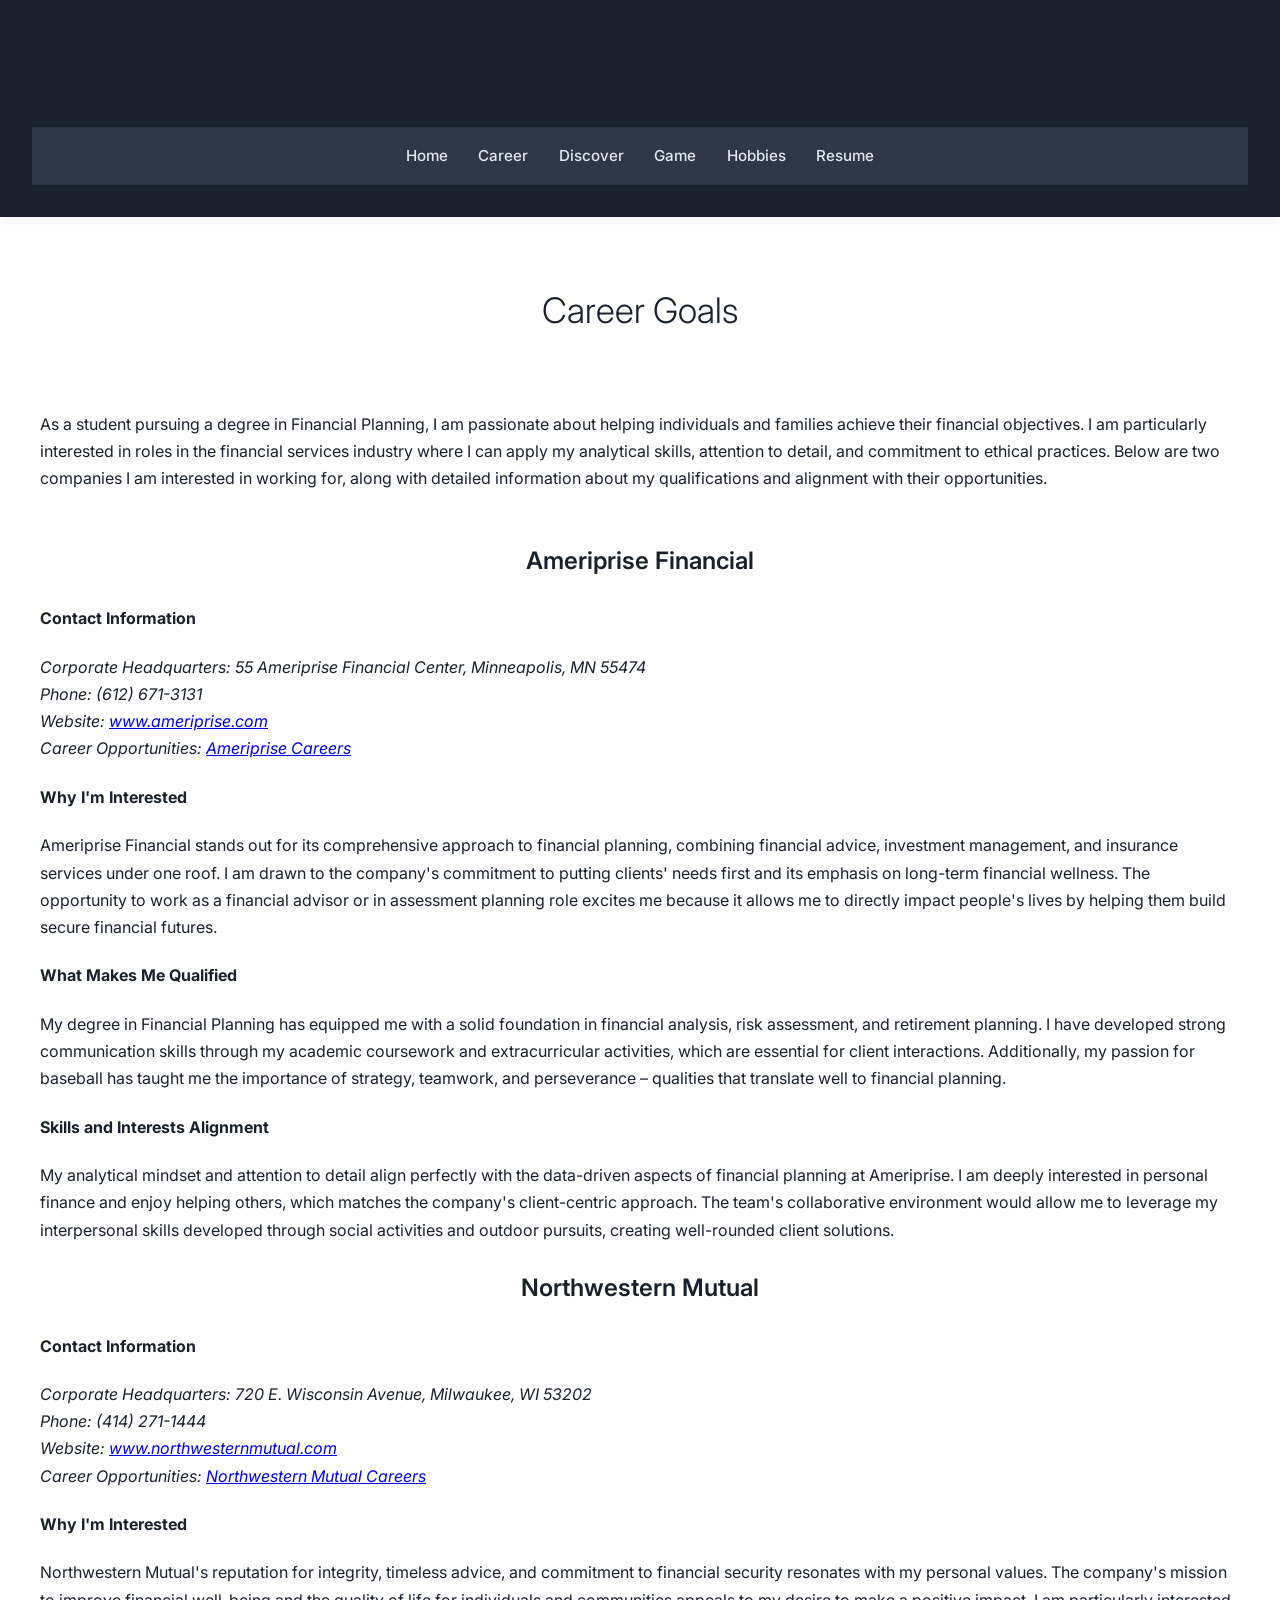
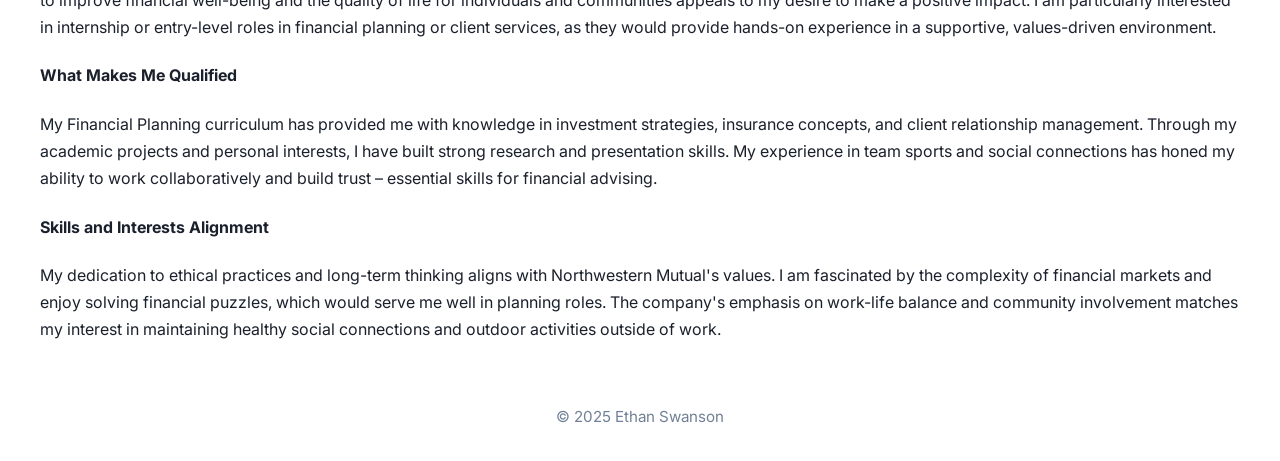
<file: career.html>
<!DOCTYPE html>
<html lang="en">
<head>
    <meta charset="UTF-8">
    <meta name="viewport" content="width=device-width, initial-scale=1.0">
    <title>Welcome - Career</title>
    <link rel="stylesheet" href="CSS/styles.css">
</head>
<body>
    <header>
        <h1>Welcome to the Career Page!</h1>
        <nav>
            <a href="index.html">Home</a>
            <a href="career.html">Career</a>
            <a href="discover.html">Discover</a>
            <a href="game.html">Game</a>
            <a href="hobbies.html">Hobbies</a>
            <a href="resume.html">Resume</a>
        </nav>
    </header>
    <main>
        <section id="career-goals">
            <h2>Career Goals</h2>
            <p>As a student pursuing a degree in Financial Planning, I am passionate about helping individuals and families achieve their financial objectives. I am particularly interested in roles in the financial services industry where I can apply my analytical skills, attention to detail, and commitment to ethical practices. Below are two companies I am interested in working for, along with detailed information about my qualifications and alignment with their opportunities.</p>
        </section>

        <section id="companies">
            <div class="companies-grid">
            <div class="card">
                <h3>Ameriprise Financial</h3>
                <div class="company-info">
                    <h4>Contact Information</h4>
                    <address>
                        Corporate Headquarters: 55 Ameriprise Financial Center, Minneapolis, MN 55474<br>
                        Phone: (612) 671-3131<br>
                        Website: <a href="https://www.ameriprise.com" target="_blank">www.ameriprise.com</a><br>
                        Career Opportunities: <a href="https://www.ameriprise.com/career" target="_blank">Ameriprise Careers</a>
                    </address>
                </div>
                <div class="company-details">
                    <h4>Why I'm Interested</h4>
                    <p>Ameriprise Financial stands out for its comprehensive approach to financial planning, combining financial advice, investment management, and insurance services under one roof. I am drawn to the company's commitment to putting clients' needs first and its emphasis on long-term financial wellness. The opportunity to work as a financial advisor or in assessment planning role excites me because it allows me to directly impact people's lives by helping them build secure financial futures.</p>

                    <h4>What Makes Me Qualified</h4>
                    <p>My degree in Financial Planning has equipped me with a solid foundation in financial analysis, risk assessment, and retirement planning. I have developed strong communication skills through my academic coursework and extracurricular activities, which are essential for client interactions. Additionally, my passion for baseball has taught me the importance of strategy, teamwork, and perseverance – qualities that translate well to financial planning.</p>

                    <h4>Skills and Interests Alignment</h4>
                    <p>My analytical mindset and attention to detail align perfectly with the data-driven aspects of financial planning at Ameriprise. I am deeply interested in personal finance and enjoy helping others, which matches the company's client-centric approach. The team's collaborative environment would allow me to leverage my interpersonal skills developed through social activities and outdoor pursuits, creating well-rounded client solutions.</p>
                </div>
            </div>

            <div class="card">
                <h3>Northwestern Mutual</h3>
                <div class="company-info">
                    <h4>Contact Information</h4>
                    <address>
                        Corporate Headquarters: 720 E. Wisconsin Avenue, Milwaukee, WI 53202<br>
                        Phone: (414) 271-1444<br>
                        Website: <a href="https://www.northwesternmutual.com" target="_blank">www.northwesternmutual.com</a><br>
                        Career Opportunities: <a href="https://www.northwesternmutual.com/careers" target="_blank">Northwestern Mutual Careers</a>
                    </address>
                </div>
                <div class="company-details">
                    <h4>Why I'm Interested</h4>
                    <p>Northwestern Mutual's reputation for integrity, timeless advice, and commitment to financial security resonates with my personal values. The company's mission to improve financial well-being and the quality of life for individuals and communities appeals to my desire to make a positive impact. I am particularly interested in internship or entry-level roles in financial planning or client services, as they would provide hands-on experience in a supportive, values-driven environment.</p>

                    <h4>What Makes Me Qualified</h4>
                    <p>My Financial Planning curriculum has provided me with knowledge in investment strategies, insurance concepts, and client relationship management. Through my academic projects and personal interests, I have built strong research and presentation skills. My experience in team sports and social connections has honed my ability to work collaboratively and build trust – essential skills for financial advising.</p>

                    <h4>Skills and Interests Alignment</h4>
                    <p>My dedication to ethical practices and long-term thinking aligns with Northwestern Mutual's values. I am fascinated by the complexity of financial markets and enjoy solving financial puzzles, which would serve me well in planning roles. The company's emphasis on work-life balance and community involvement matches my interest in maintaining healthy social connections and outdoor activities outside of work.</p>
                </div>
            </div>
            </div>
        </section>
    </main>
    <footer>
        &copy; 2025 Ethan Swanson
    </footer>
</body>
</html>
</file>
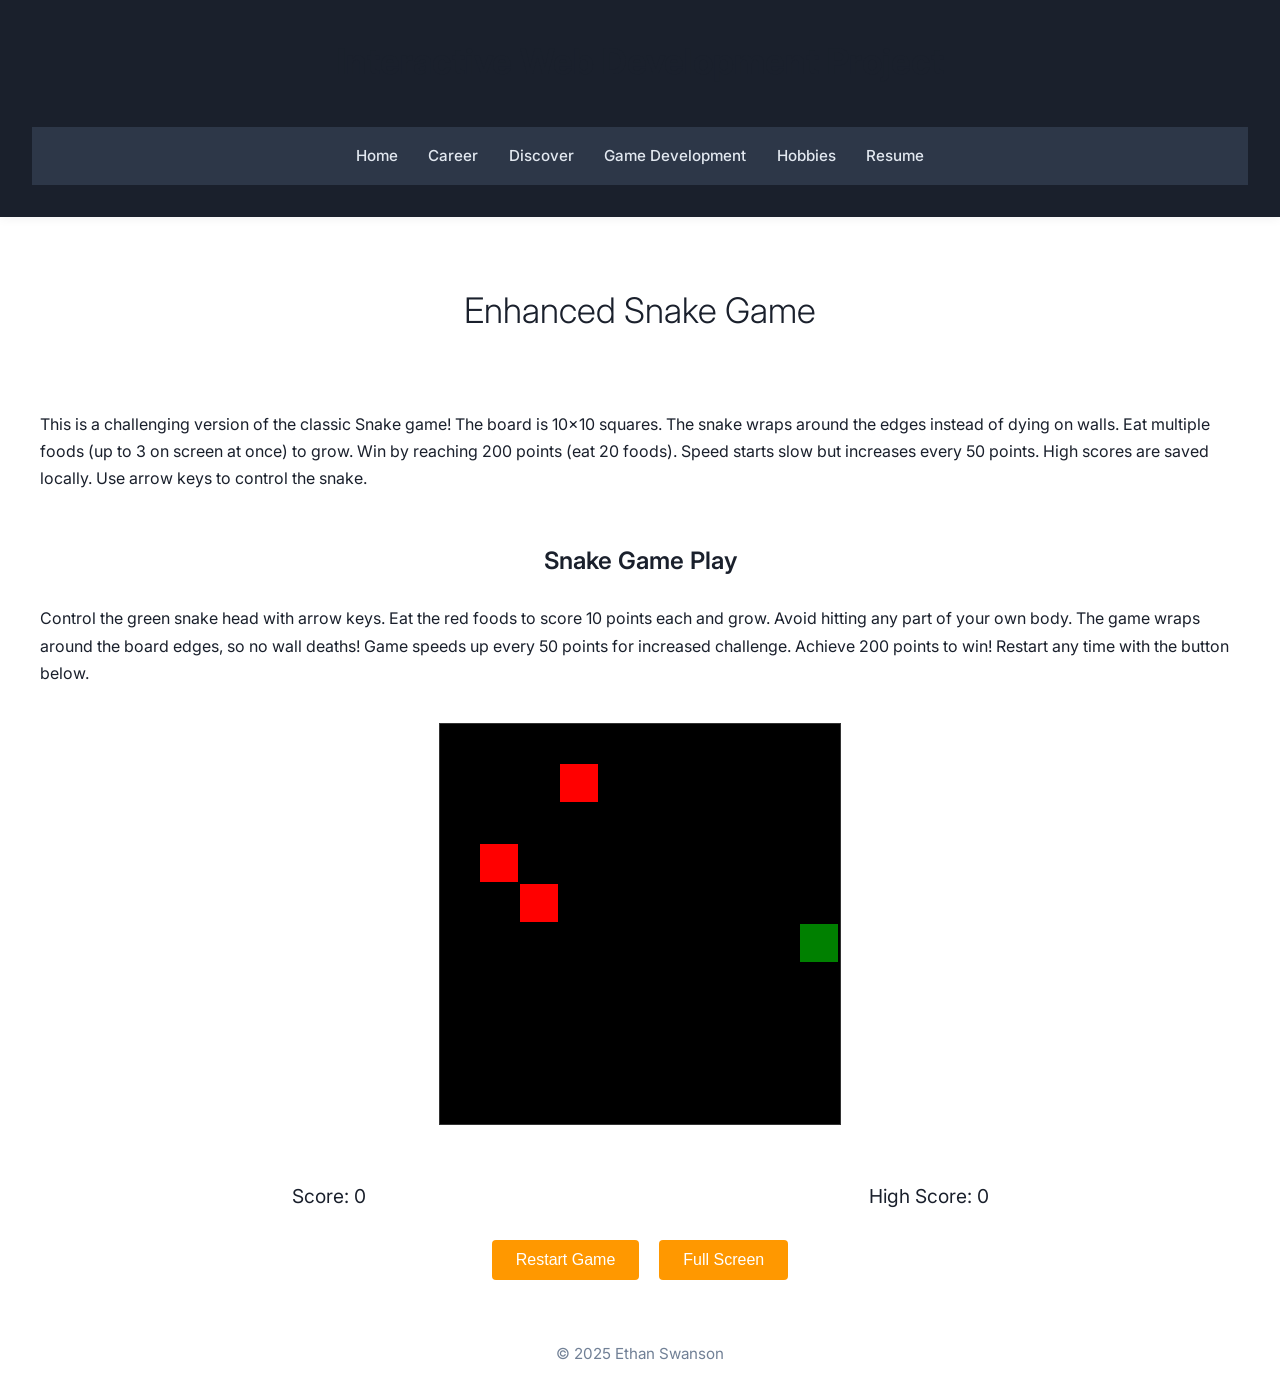
<file: game.html>
<!DOCTYPE html>
<html lang="en">
<head>
    <meta charset="UTF-8">
    <meta name="viewport" content="width=device-width, initial-scale=1.0">
    <title>Ethan Swanson - Snake Game</title>
    <link rel="stylesheet" href="CSS/styles.css">
</head>
<body>
    <header>
        <h1>Interactive Web Development Project</h1>
        <nav>
            <a href="index.html">Home</a>
            <a href="career.html">Career</a>
            <a href="discover.html">Discover</a>
            <a href="game.html">Game Development</a>
            <a href="hobbies.html">Hobbies</a>
            <a href="resume.html">Resume</a>
        </nav>
    </header>
    <main>
        <section id="project-intro">
            <h2>Enhanced Snake Game</h2>
            <p>This is a challenging version of the classic Snake game! The board is 10x10 squares. The snake wraps around the edges instead of dying on walls. Eat multiple foods (up to 3 on screen at once) to grow. Win by reaching 200 points (eat 20 foods). Speed starts slow but increases every 50 points. High scores are saved locally. Use arrow keys to control the snake.</p>
        </section>
        <section id="game-section">
            <h3>Snake Game Play</h3>
            <p>Control the green snake head with arrow keys. Eat the red foods to score 10 points each and grow. Avoid hitting any part of your own body. The game wraps around the board edges, so no wall deaths! Game speeds up every 50 points for increased challenge. Achieve 200 points to win! Restart any time with the button below.</p>
            <div id="game-container" style="display: flex; flex-direction: column; align-items: center;">
                <canvas id="gameCanvas" width="400" height="400" style="border: 1px solid #333; margin: 20px;"></canvas>
                <div style="display: flex; justify-content: space-around; width: 100%; margin-top: 1em;">
                    <p id="score" style="font-size: 1.2em;">Score: 0</p>
                    <p id="high-score" style="font-size: 1.2em;">High Score: 0</p>
                </div>
                <div style="margin-top: 0.5em;">
                    <button id="restart-btn">Restart Game</button>
                    <button id="fullscreen-btn" style="margin-left: 1em;">Full Screen</button>
                </div>
            </div>
        </section>
        <script src="JS/game.js"></script>
    </main>
    <footer>
        &copy; 2025 Ethan Swanson
    </footer>
</body>
</html>
</file>
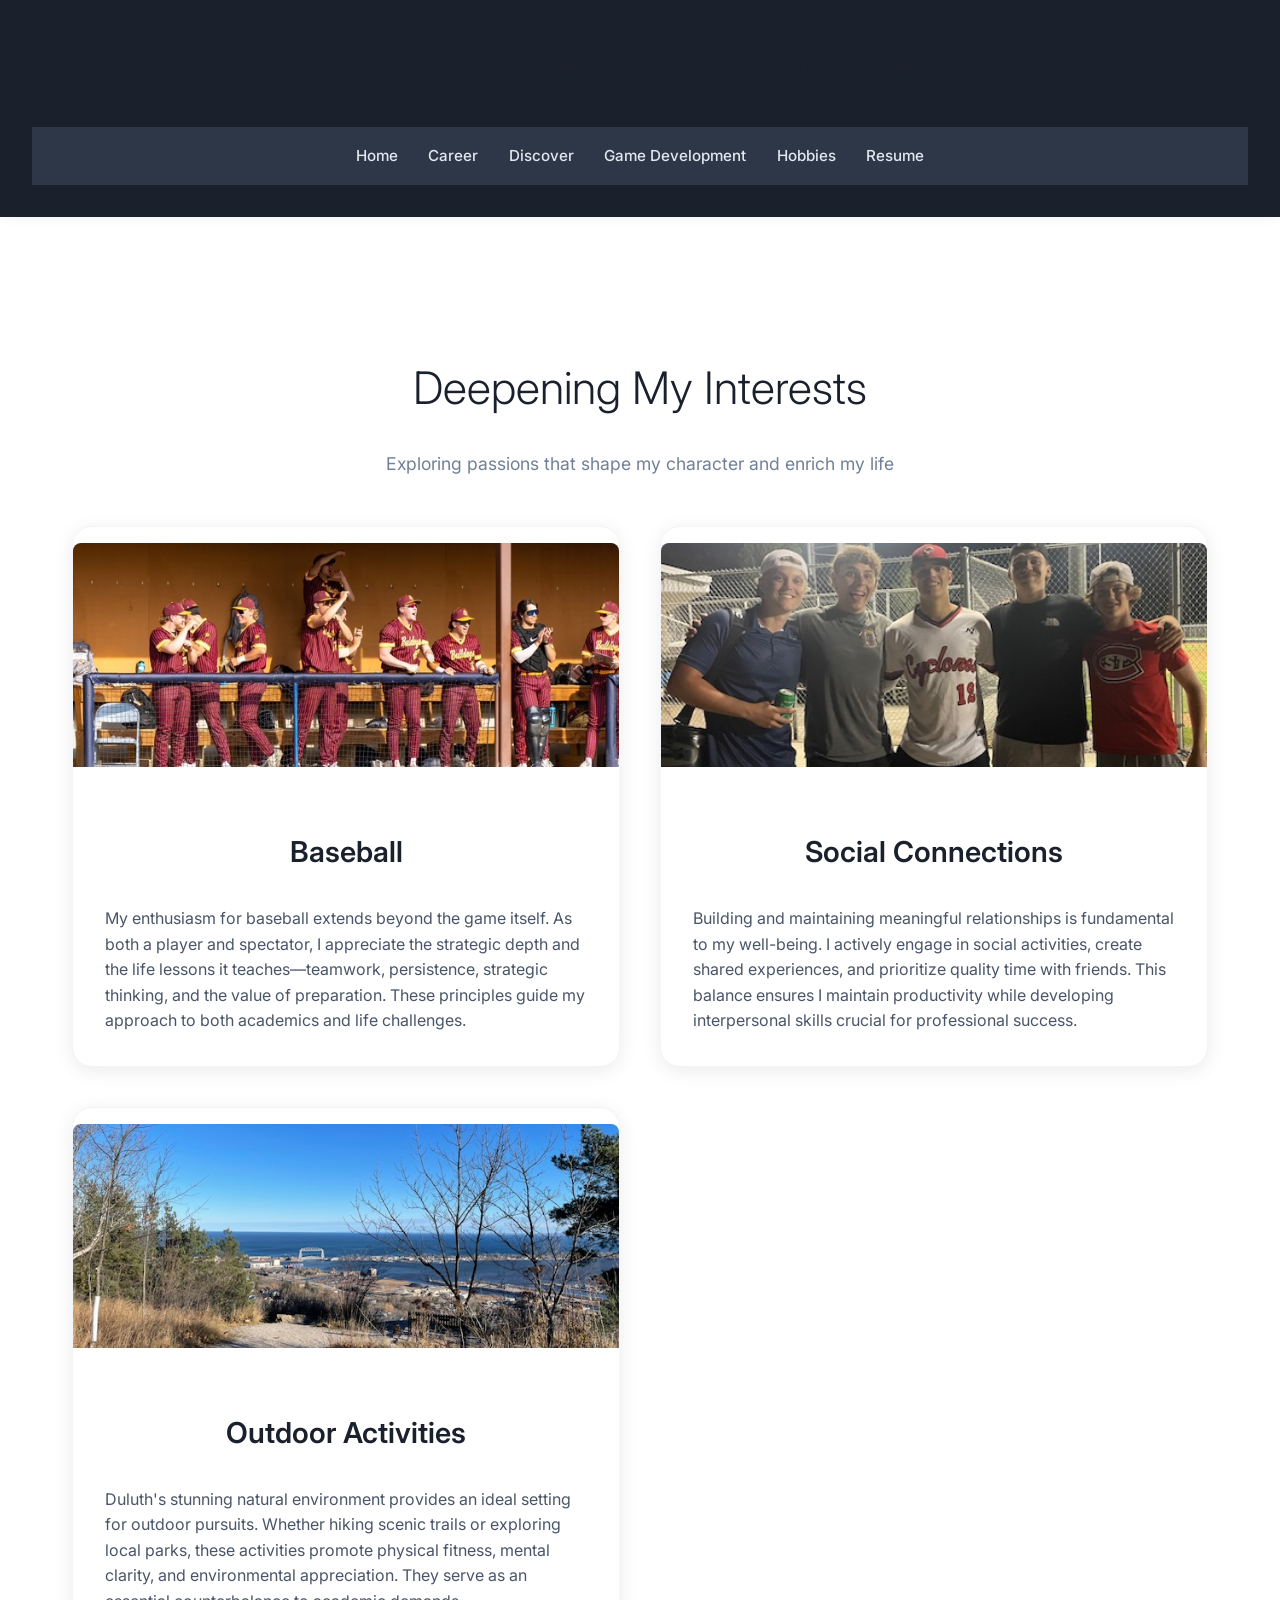
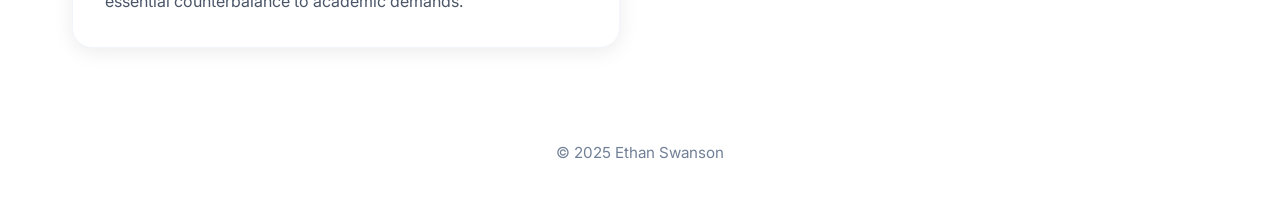
<file: hobbies.html>
<!DOCTYPE html>
<html lang="en">
<head>
    <meta charset="UTF-8">
    <meta name="viewport" content="width=device-width, initial-scale=1.0">
    <title>Ethan Swanson - Personal Interests</title>
    <link rel="stylesheet" href="CSS/styles.css">
</head>
<body>
    <header>
        <h1>Ethan Swanson - Personal Interests</h1>
        <nav>
            <a href="index.html">Home</a>
            <a href="career.html">Career</a>
            <a href="discover.html">Discover</a>
            <a href="game.html">Game Development</a>
            <a href="hobbies.html">Hobbies</a>
            <a href="resume.html">Resume</a>
        </nav>
    </header>
    <main>
        <section id="hobby-details" class="hobbies-section">
            <div class="section-header">
                <h2>Deepening My Interests</h2>
                <p>Exploring passions that shape my character and enrich my life</p>
            </div>
            <div class="hobbies-grid">
                <div class="hobby-card">
                    <div class="card-image">
                        <img src="IMAGES/UMD Dugout Picture.JPG" alt="UMD Dugout Picture">
                    </div>
                    <div class="card-content">
                        <h3>Baseball</h3>
                        <p>My enthusiasm for baseball extends beyond the game itself. As both a player and spectator, I appreciate the strategic depth and the life lessons it teaches—teamwork, persistence, strategic thinking, and the value of preparation. These principles guide my approach to both academics and life challenges.</p>
                    </div>
                </div>
                <div class="hobby-card">
                    <div class="card-image">
                        <img src="IMAGES/Cousins Pictures.jpg" alt="Cousins Pictures">
                    </div>
                    <div class="card-content">
                        <h3>Social Connections</h3>
                        <p>Building and maintaining meaningful relationships is fundamental to my well-being. I actively engage in social activities, create shared experiences, and prioritize quality time with friends. This balance ensures I maintain productivity while developing interpersonal skills crucial for professional success.</p>
                    </div>
                </div>
                <div class="hobby-card">
                    <div class="card-image">
                        <img src="IMAGES/Lift Bridge Engar Park Picture.jpg" alt="Lift Bridge Engar Park Picture">
                    </div>
                    <div class="card-content">
                        <h3>Outdoor Activities</h3>
                        <p>Duluth's stunning natural environment provides an ideal setting for outdoor pursuits. Whether hiking scenic trails or exploring local parks, these activities promote physical fitness, mental clarity, and environmental appreciation. They serve as an essential counterbalance to academic demands.</p>
                    </div>
                </div>
            </div>
        </section>
    </main>
    <footer>
        &copy; 2025 Ethan Swanson
    </footer>
</body>
</html>
</file>
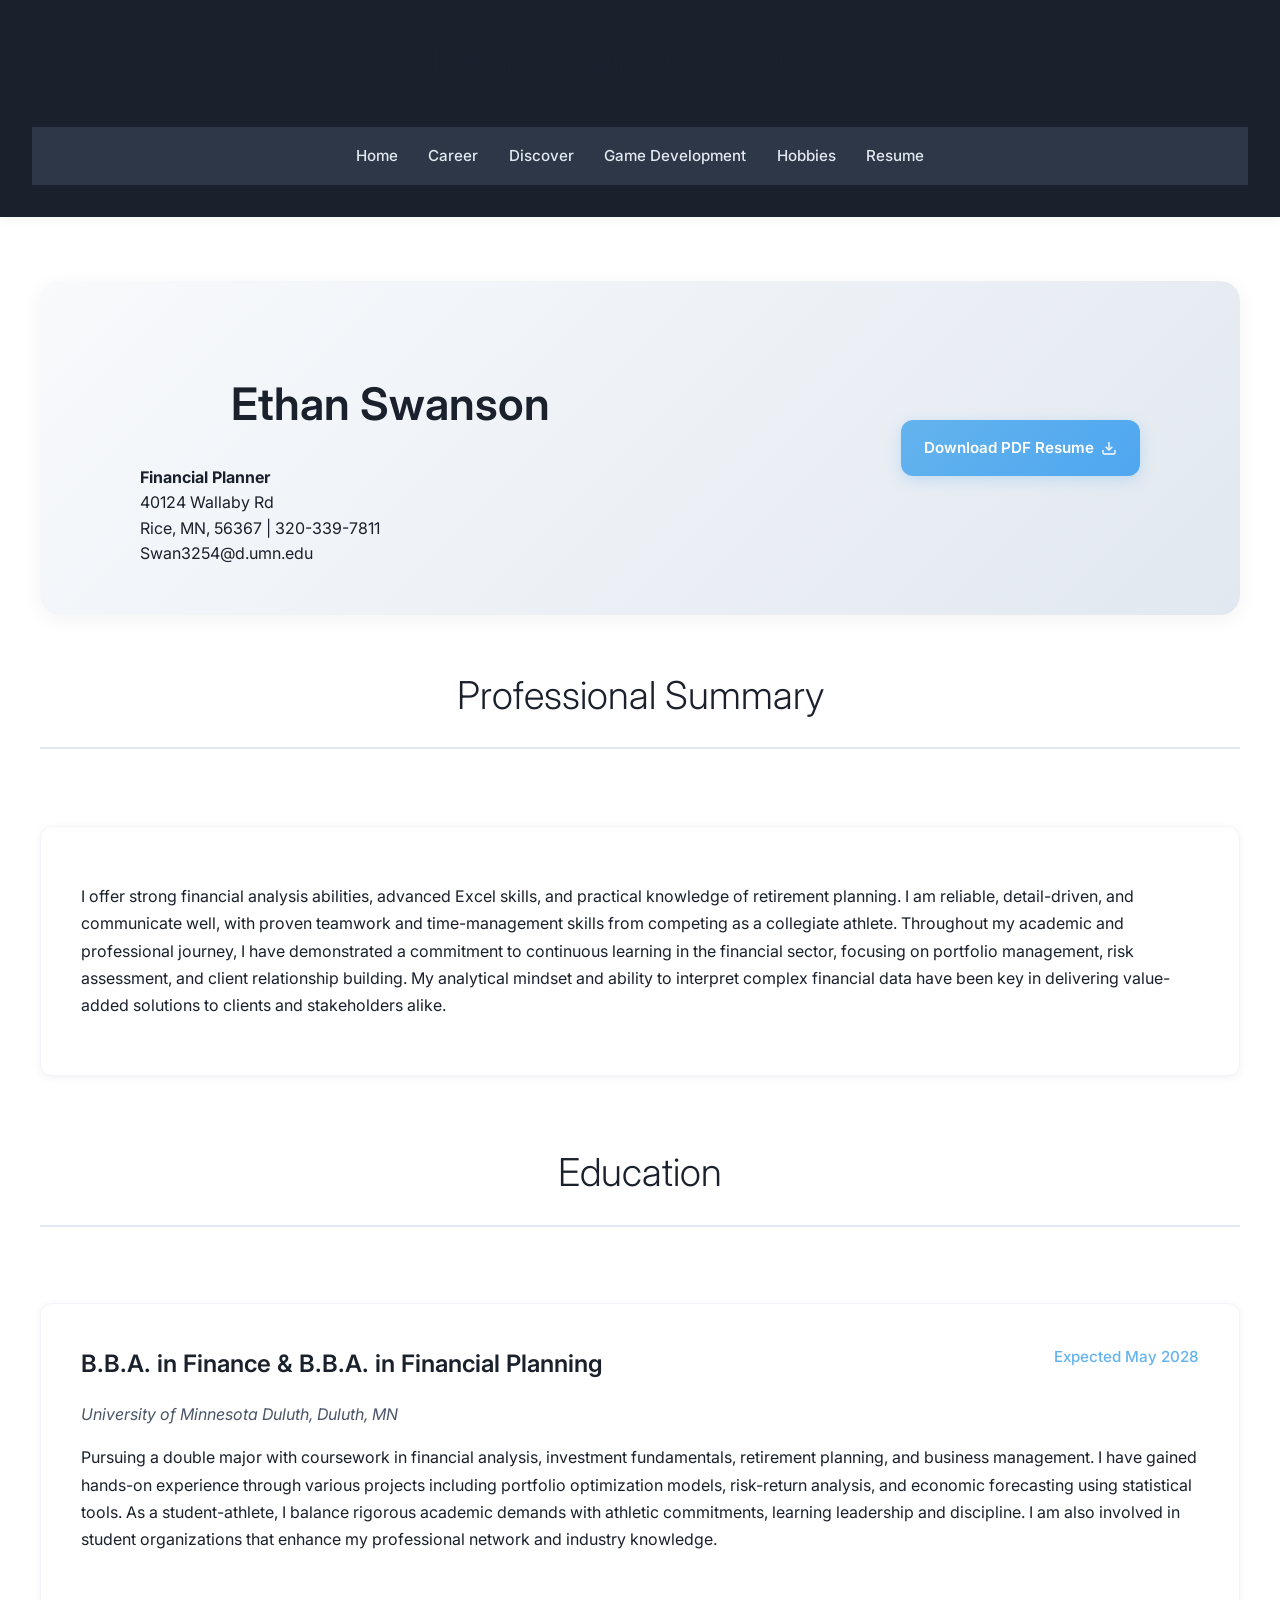
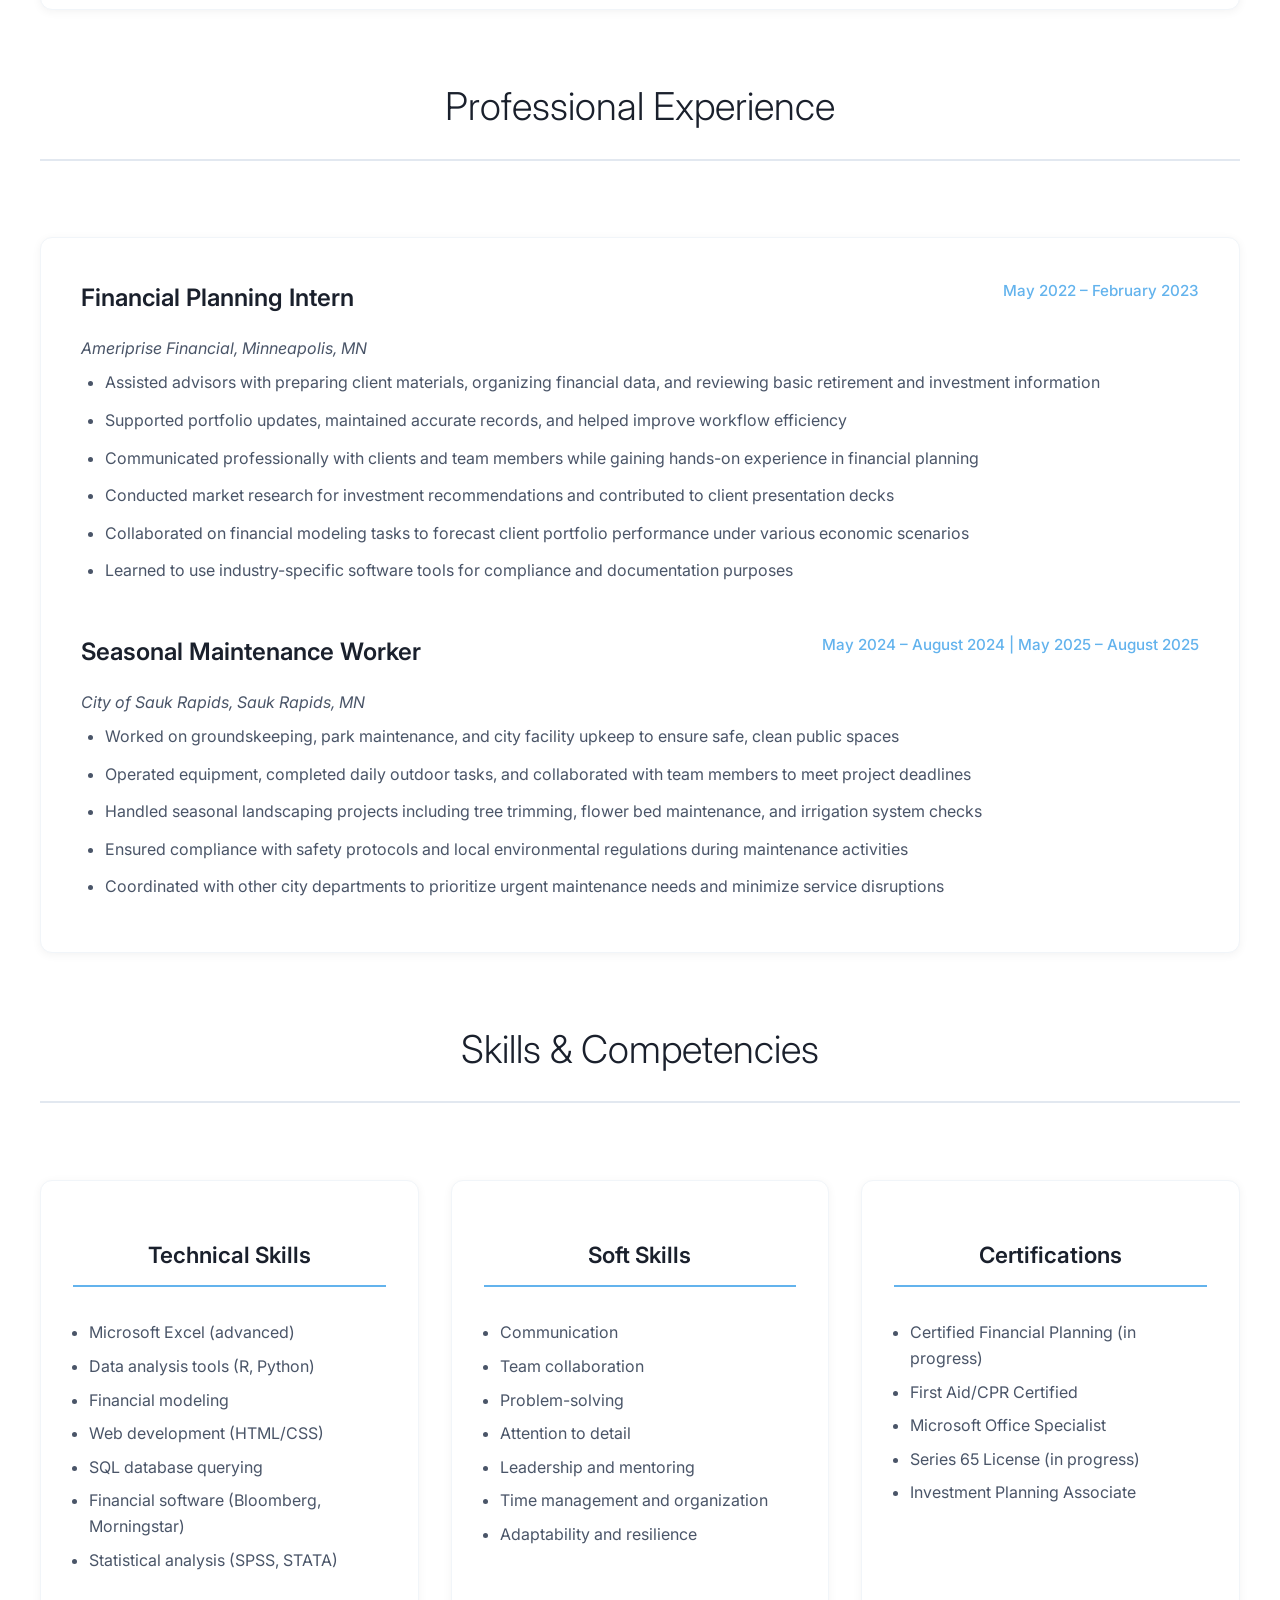
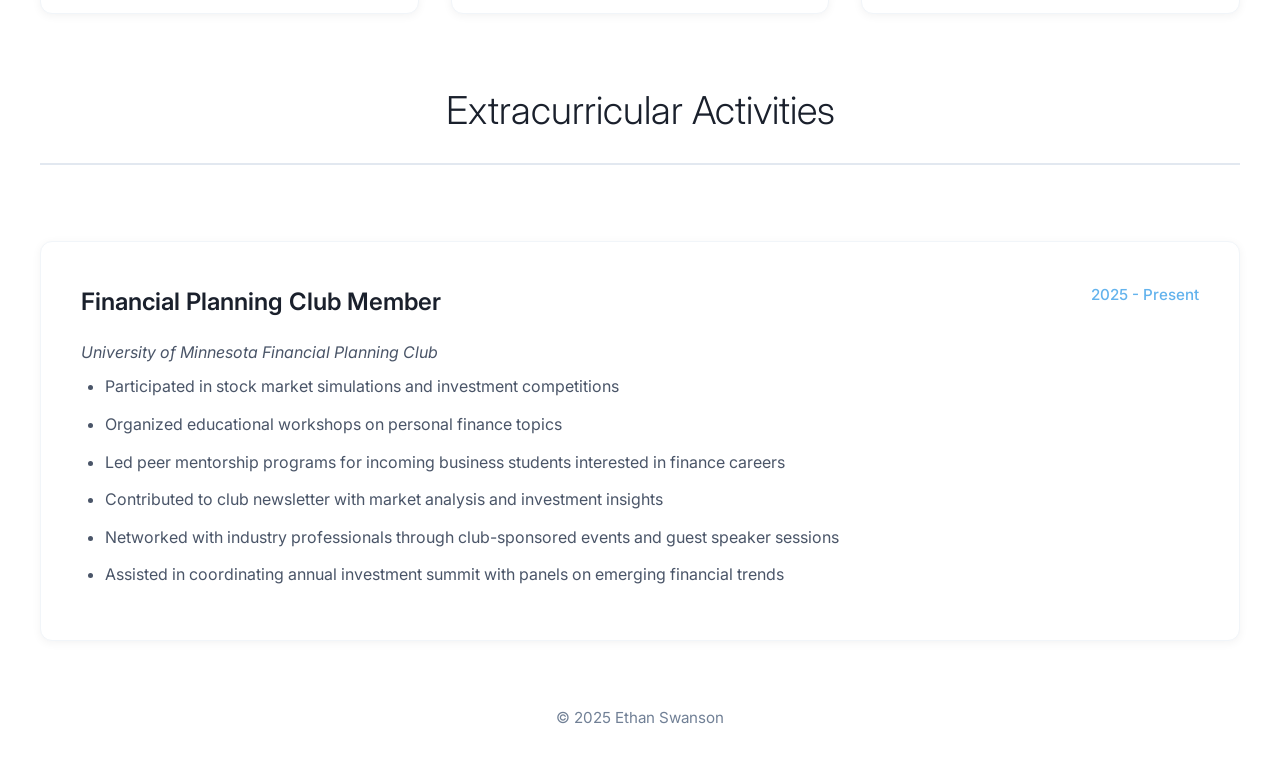
<file: resume.html>
<!DOCTYPE html>
<html lang="en">
<head>
    <meta charset="UTF-8">
    <meta name="viewport" content="width=device-width, initial-scale=1.0">
    <title>Ethan Swanson - Resume</title>
    <link rel="stylesheet" href="CSS/styles.css">
</head>
<body>
    <header>
        <h1>Ethan Swanson - Resume</h1>
        <nav>
            <a href="index.html">Home</a>
            <a href="career.html">Career</a>
            <a href="discover.html">Discover</a>
            <a href="game.html">Game Development</a>
            <a href="hobbies.html">Hobbies</a>
            <a href="resume.html">Resume</a>
        </nav>
    </header>
    <main>
        <section class="resume-header">
            <div class="contact-card">
                <div class="contact-info">
                    <h2>Ethan Swanson</h2>
                    <p><strong>Financial Planner</strong><br>
                    40124 Wallaby Rd<br>
                    Rice, MN, 56367 | 320-339-7811<br>
                    Swan3254@d.umn.edu</p>
                </div>
                <div class="download-section">
                    <a href="FILES/Resume (1).pdf" download class="download-btn">
                        <span>Download PDF Resume</span>
                        <svg width="16" height="16" viewBox="0 0 24 24" fill="none" stroke="currentColor" stroke-width="2">
                            <path d="M21 15v4a2 2 0 0 1-2 2H5a2 2 0 0 1-2-2v-4"></path>
                            <polyline points="7,10 12,15 17,10"></polyline>
                            <line x1="12" y1="15" x2="12" y2="3"></line>
                        </svg>
                    </a>
                </div>
            </div>
        </section>

        <section class="resume-section">
            <h2>Professional Summary</h2>
            <div class="resume-content">
                <p>I offer strong financial analysis abilities, advanced Excel skills, and practical knowledge of retirement planning. I am reliable, detail-driven, and communicate well, with proven teamwork and time-management skills from competing as a collegiate athlete. Throughout my academic and professional journey, I have demonstrated a commitment to continuous learning in the financial sector, focusing on portfolio management, risk assessment, and client relationship building. My analytical mindset and ability to interpret complex financial data have been key in delivering value-added solutions to clients and stakeholders alike.</p>
            </div>
        </section>

        <section class="resume-section">
            <h2>Education</h2>
            <div class="resume-content">
                <div class="entry">
                    <div class="entry-header">
                        <h3>B.B.A. in Finance & B.B.A. in Financial Planning</h3>
                        <span class="entry-dates">Expected May 2028</span>
                    </div>
                    <p class="entry-subtitle">University of Minnesota Duluth, Duluth, MN</p>
                    <p>Pursuing a double major with coursework in financial analysis, investment fundamentals, retirement planning, and business management. I have gained hands-on experience through various projects including portfolio optimization models, risk-return analysis, and economic forecasting using statistical tools. As a student-athlete, I balance rigorous academic demands with athletic commitments, learning leadership and discipline. I am also involved in student organizations that enhance my professional network and industry knowledge.</p>
                </div>
            </div>
        </section>

        <section class="resume-section">
            <h2>Professional Experience</h2>
            <div class="resume-content">
                <div class="entry">
                    <div class="entry-header">
                        <h3>Financial Planning Intern</h3>
                        <span class="entry-dates">May 2022 – February 2023</span>
                    </div>
                    <p class="entry-subtitle">Ameriprise Financial, Minneapolis, MN</p>
                    <ul>
                        <li>Assisted advisors with preparing client materials, organizing financial data, and reviewing basic retirement and investment information</li>
                        <li>Supported portfolio updates, maintained accurate records, and helped improve workflow efficiency</li>
                        <li>Communicated professionally with clients and team members while gaining hands-on experience in financial planning</li>
                        <li>Conducted market research for investment recommendations and contributed to client presentation decks</li>
                        <li>Collaborated on financial modeling tasks to forecast client portfolio performance under various economic scenarios</li>
                        <li>Learned to use industry-specific software tools for compliance and documentation purposes</li>
                    </ul>
                </div>
                <div class="entry">
                    <div class="entry-header">
                        <h3>Seasonal Maintenance Worker</h3>
                        <span class="entry-dates">May 2024 – August 2024 | May 2025 – August 2025</span>
                    </div>
                    <p class="entry-subtitle">City of Sauk Rapids, Sauk Rapids, MN</p>
                    <ul>
                        <li>Worked on groundskeeping, park maintenance, and city facility upkeep to ensure safe, clean public spaces</li>
                        <li>Operated equipment, completed daily outdoor tasks, and collaborated with team members to meet project deadlines</li>
                        <li>Handled seasonal landscaping projects including tree trimming, flower bed maintenance, and irrigation system checks</li>
                        <li>Ensured compliance with safety protocols and local environmental regulations during maintenance activities</li>
                        <li>Coordinated with other city departments to prioritize urgent maintenance needs and minimize service disruptions</li>
                    </ul>
                </div>
            </div>
        </section>

        <section class="resume-section">
            <h2>Skills & Competencies</h2>
            <div class="skills-grid">
                <div class="skill-category">
                    <h3>Technical Skills</h3>
                    <ul>
                        <li>Microsoft Excel (advanced)</li>
                        <li>Data analysis tools (R, Python)</li>
                        <li>Financial modeling</li>
                        <li>Web development (HTML/CSS)</li>
                        <li>SQL database querying</li>
                        <li>Financial software (Bloomberg, Morningstar)</li>
                        <li>Statistical analysis (SPSS, STATA)</li>
                    </ul>
                </div>
                <div class="skill-category">
                    <h3>Soft Skills</h3>
                    <ul>
                        <li>Communication</li>
                        <li>Team collaboration</li>
                        <li>Problem-solving</li>
                        <li>Attention to detail</li>
                        <li>Leadership and mentoring</li>
                        <li>Time management and organization</li>
                        <li>Adaptability and resilience</li>
                    </ul>
                </div>
                <div class="skill-category">
                    <h3>Certifications</h3>
                    <ul>
                        <li>Certified Financial Planning (in progress)</li>
                        <li>First Aid/CPR Certified</li>
                        <li>Microsoft Office Specialist</li>
                        <li>Series 65 License (in progress)</li>
                        <li>Investment Planning Associate</li>
                    </ul>
                </div>
            </div>
        </section>

        <section class="resume-section">
            <h2>Extracurricular Activities</h2>
            <div class="resume-content">
                <div class="entry">
                    <div class="entry-header">
                        <h3>Financial Planning Club Member</h3>
                        <span class="entry-dates">2025 - Present</span>
                    </div>
                    <p class="entry-subtitle">University of Minnesota Financial Planning Club</p>
                    <ul>
                        <li>Participated in stock market simulations and investment competitions</li>
                        <li>Organized educational workshops on personal finance topics</li>
                        <li>Led peer mentorship programs for incoming business students interested in finance careers</li>
                        <li>Contributed to club newsletter with market analysis and investment insights</li>
                        <li>Networked with industry professionals through club-sponsored events and guest speaker sessions</li>
                        <li>Assisted in coordinating annual investment summit with panels on emerging financial trends</li>
                    </ul>
                </div>
            </div>
        </section>
    </main>
    <footer>
        &copy; 2025 Ethan Swanson
    </footer>
</body>
</html>
</file>
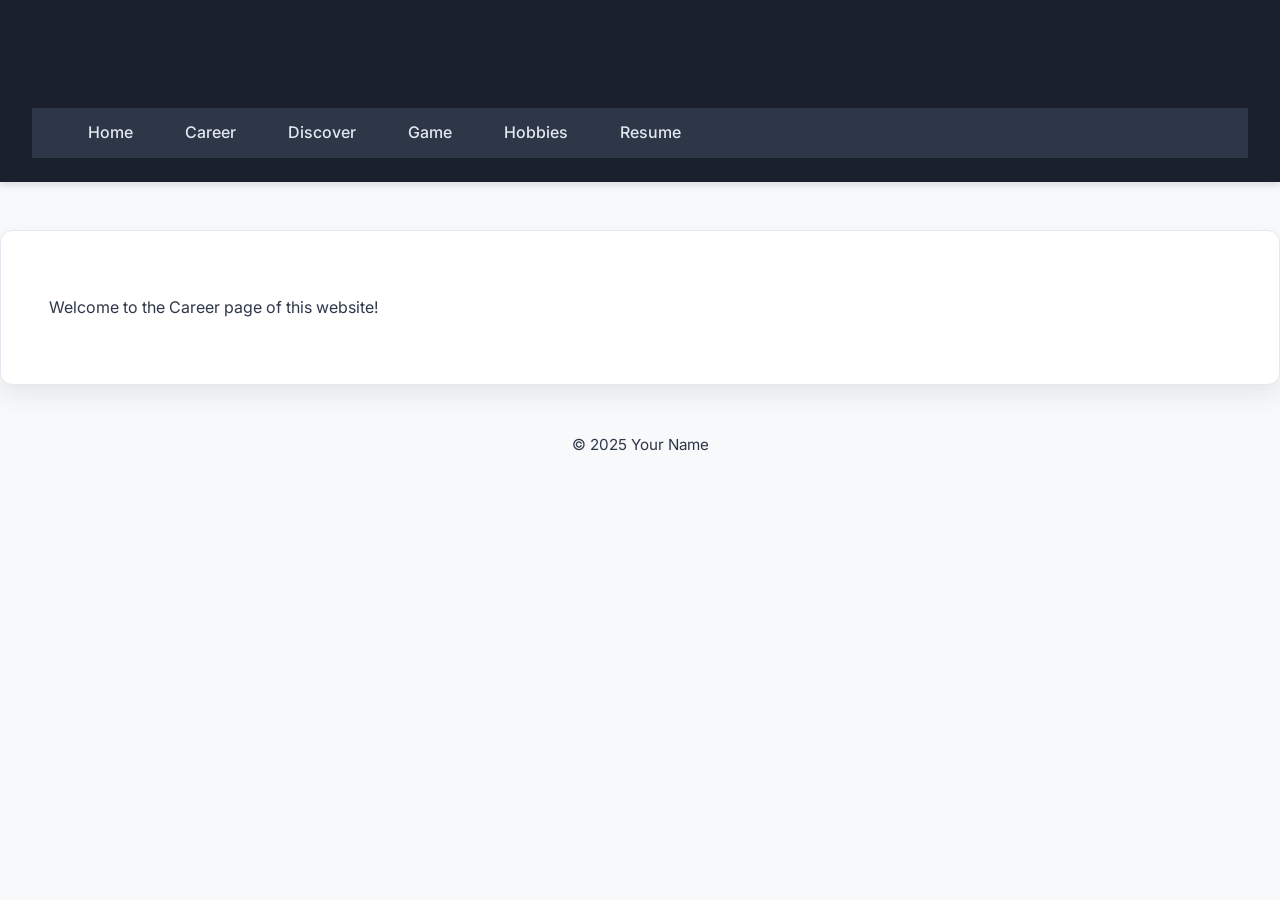
<file: FILES/www/career.html>
<!DOCTYPE html>
<html lang="en">
<head>
    <meta charset="UTF-8">
    <meta name="viewport" content="width=device-width, initial-scale=1.0">
    <title>Welcome - Career</title>
    <link rel="stylesheet" href="CSS/styles.css">
</head>
<body>
    <header>
        <h1>Welcome to the Career Page!</h1>
        <nav>
            <a href="index.html">Home</a>
            <a href="career.html">Career</a>
            <a href="discover.html">Discover</a>
            <a href="game.html">Game</a>
            <a href="hobbies.html">Hobbies</a>
            <a href="resume.html">Resume</a>
        </nav>
    </header>
    <main>
        <p>Welcome to the Career page of this website!</p>
    </main>
    <footer>
        &copy; 2025 Your Name
    </footer>
</body>
</html>
</file>
<file: CSS/styles.css>
/* styles.css - Professional styles for the site */

@import url('https://fonts.googleapis.com/css2?family=Inter:wght@300;400;500;600;700&display=swap');

body {
    font-family: 'Inter', Arial, Helvetica, sans-serif;
    background-color: #ffffff;
    color: #1a202c;
    margin: 0;
    padding: 0;
    line-height: 1.7;
}

header {
    background-color: #1a202c;
    color: #fff;
    padding: 2em;
    text-align: center;
    box-shadow: 0 2px 10px rgba(0,0,0,0.05);
}

header h1 {
    margin: 0 0 1em 0;
    font-size: 2.2em;
    font-weight: 700;
}

nav {
    background-color: #2d3748;
    padding: 1em;
    display: flex;
    justify-content: center;
    flex-wrap: wrap;
}

nav a {
    color: #e2e8f0;
    text-decoration: none;
    margin: 0 1em;
    font-weight: 500;
    font-size: 0.95em;
    transition: color 0.3s ease, transform 0.3s ease;
}

nav a:hover {
    color: #63b3ed;
    transform: translateY(-1px);
}

main {
    max-width: 1200px;
    margin: 4em auto 2em;
    padding: 0 2em;
}

.hero-section {
    background: linear-gradient(135deg, #f8fafc 0%, #e2e8f0 100%);
    border-radius: 20px;
    padding: 4em 2em;
    margin-bottom: 4em;
    box-shadow: 0 4px 20px rgba(0,0,0,0.05);
}

.hero-container {
    max-width: 1000px;
    margin: 0 auto;
}

.hero-content {
    display: flex;
    align-items: center;
    gap: 4em;
    flex-wrap: wrap;
}

.intro-text {
    flex: 1 1 400px;
}

.intro-text h2 {
    font-size: 3.5em;
    font-weight: 300;
    margin-bottom: 1em;
    color: #1a202c;
}

.intro-text p {
    font-size: 1.2em;
    line-height: 1.6;
    margin-bottom: 2em;
}

.hero-media {
    flex: 1 1 300px;
    display: flex;
    flex-direction: column;
    gap: 1.5em;
}

.headshot-wrapper {
    display: flex;
    justify-content: center;
}

.headshot-wrapper img {
    width: 200px;
    height: 200px;
    border-radius: 50%;
    object-fit: cover;
    border: 4px solid #ffffff;
    box-shadow: 0 4px 15px rgba(0,0,0,0.1);
}

.video-wrapper {
    max-width: 320px;
    margin: 0 auto;
}

.video-wrapper video {
    width: 100%;
    border-radius: 12px;
    box-shadow: 0 4px 15px rgba(0,0,0,0.1);
}

.video-caption {
    text-align: center;
    font-size: 0.9em;
    color: #718096;
    margin-top: 0.5em;
}

h1, h2, h3 {
    color: #1a202c;
    font-weight: 600;
}

h2 {
    font-size: 2.2em;
    margin-bottom: 2em;
    text-align: center;
    font-weight: 300;
}

h3 {
    font-size: 1.5em;
    margin-bottom: 1em;
    text-align: center;
}

ul, ol {
    padding-left: 2em;
}

img, video {
    max-width: 100%;
    border-radius: 8px;
    display: block;
    margin: 1em 0;
}

section {
    margin-bottom: 3em;
}

.interest-card {
    background: #ffffff;
    padding: 0;
    border-radius: 16px;
    box-shadow: 0 2px 10px rgba(0,0,0,0.05);
    overflow: hidden;
    transition: all 0.3s ease;
    border: 1px solid #f1f5f9;
}

.interest-card:hover {
    transform: translateY(-2px);
    box-shadow: 0 8px 25px rgba(0,0,0,0.1);
}

.card-image {
    overflow: hidden;
    height: 200px;
}

.card-image img {
    width: 100%;
    height: 100%;
    object-fit: cover;
    transition: transform 0.3s ease;
}

.interest-card:hover .card-image img {
    transform: scale(1.05);
}

.interest-card > h3 {
    margin: 1.5em 1.5em 0.5em;
}

.interest-card > p {
    margin: 0 1.5em 1.5em;
    color: #4a5568;
    line-height: 1.6;
}

.hobbies-section {
    padding: 2em;
}

.section-header {
    text-align: center;
    margin-bottom: 3em;
}

.section-header h2 {
    font-size: 2.8em;
    font-weight: 300;
    margin-bottom: 0.5em;
    color: #1a202c;
}

.section-header p {
    font-size: 1.1em;
    color: #718096;
    max-width: 600px;
    margin: 0 auto;
}

.intro-section {
    background: linear-gradient(135deg, #f8fafc 0%, #e2e8f0 100%);
    border-radius: 20px;
    padding: 4em 2em;
    margin-bottom: 4em;
    text-align: center;
    box-shadow: 0 4px 20px rgba(0,0,0,0.05);
}

.intro-content h2 {
    font-size: 3em;
    font-weight: 300;
    margin-bottom: 1em;
    color: #1a202c;
}

.intro-content p {
    font-size: 1.2em;
    color: #4a5568;
    max-width: 700px;
    margin: 0 auto 3em;
    line-height: 1.6;
}

.video-highlight {
    max-width: 600px;
    margin: 0 auto;
}

.video-highlight video {
    width: 100%;
    border-radius: 16px;
    box-shadow: 0 8px 30px rgba(0,0,0,0.15);
}

.video-caption {
    text-align: center;
    font-size: 0.9em;
    color: #718096;
    margin-top: 1em;
}

.discover-section {
    margin-bottom: 4em;
}

.discover-grid {
    display: grid;
    grid-template-columns: repeat(auto-fit, minmax(400px, 1fr));
    gap: 3em;
    max-width: 1200px;
    margin: 0 auto;
}

.discover-card {
    background: #ffffff;
    border-radius: 20px;
    overflow: hidden;
    box-shadow: 0 6px 25px rgba(0,0,0,0.08);
    border: 1px solid #f1f5f9;
    transition: all 0.3s ease;
}

.discover-card:hover {
    transform: translateY(-5px);
    box-shadow: 0 15px 35px rgba(0,0,0,0.15);
    border-color: #7a0019; /* UMD maroon accent */
}

.discover-card .card-image {
    overflow: hidden;
    height: 250px;
    background: linear-gradient(45deg, #7a0019, #f0c946); /* UMD colors gradient */
}

.discover-card .card-image img {
    width: 100%;
    height: 100%;
    object-fit: cover;
    transition: transform 0.4s ease;
    opacity: 0.95;
}

.discover-card:hover .card-image img {
    transform: scale(1.05);
}

.discover-card .card-content {
    padding: 2.5em;
}

.discover-card h3 {
    font-size: 1.8em;
    font-weight: 600;
    margin-bottom: 1.5em;
    color: #1a202c;
    border-bottom: 3px solid #63b3ed; /* Keep consistent with main theme */
    padding-bottom: 0.5em;
}

.discover-card p {
    color: #4a5568;
    line-height: 1.6;
    margin: 0 0 1em 0;
    font-size: 1em;
}

.experiences-section {
    background: #f8fafc;
    padding: 3em 2em;
    border-radius: 20px;
    text-align: center;
    box-shadow: 0 4px 20px rgba(0,0,0,0.05);
}

.experiences-section h2 {
    font-size: 2.5em;
    font-weight: 300;
    margin-bottom: 2em;
    color: #1a202c;
}

.experiences-section p {
    font-size: 1.1em;
    color: #4a5568;
    max-width: 800px;
    margin: 0 auto 1.5em;
    line-height: 1.7;
}

.hobbies-grid {
    display: grid;
    grid-template-columns: repeat(auto-fit, minmax(380px, 1fr));
    gap: 2.5em;
    max-width: 1200px;
    margin: 0 auto;
}

.hobby-card {
    background: #ffffff;
    border-radius: 20px;
    overflow: hidden;
    box-shadow: 0 4px 20px rgba(0,0,0,0.08);
    border: 1px solid #f1f5f9;
    transition: all 0.3s ease;
}

.hobby-card:hover {
    transform: translateY(-4px);
    box-shadow: 0 12px 30px rgba(0,0,0,0.12);
}

.card-image {
    overflow: hidden;
    height: 240px;
}

.card-image img {
    width: 100%;
    height: 100%;
    object-fit: cover;
    transition: transform 0.4s ease;
}

.hobby-card:hover .card-image img {
    transform: scale(1.08);
}

.card-content {
    padding: 2em;
}

.card-content h3 {
    font-size: 1.8em;
    font-weight: 600;
    margin-bottom: 1em;
    color: #1a202c;
}

.card-content p {
    color: #4a5568;
    line-height: 1.6;
    margin: 0;
    font-size: 1em;
}

/* Responsiveness */
@media (max-width: 768px) {
    header {
        padding: 1.5em 1em;
    }

    header h1 {
        font-size: 1.8em;
    }

    nav {
        padding: 0.5em;
        flex-direction: column;
        gap: 0.5em;
    }

    nav a {
        margin: 0.25em 0;
    }

    main {
        padding: 0 1em;
        margin: 2em auto;
    }

    .hero-section {
        padding: 2em 1em;
        border-radius: 12px;
    }

    .hero-content {
        gap: 2em;
    }

    .intro-text h2 {
        font-size: 2.5em;
    }

    .intro-text p {
        font-size: 1em;
    }

    .headshot-wrapper img {
        width: 150px;
        height: 150px;
    }

    .video-wrapper {
        max-width: 280px;
    }

    h2 {
        font-size: 1.8em;
        margin-bottom: 1.5em;
    }

    .hobbies-section {
        padding: 1em;
    }

    .hobbies-grid {
        grid-template-columns: 1fr;
        gap: 2em;
    }

    .card-image {
        height: 200px;
    }

    .section-header h2 {
        font-size: 2.2em;
    }

    .section-header p {
        font-size: 1em;
    }

    .intro-section {
        padding: 2em 1em;
        border-radius: 12px;
    }

    .intro-content h2 {
        font-size: 2.2em;
    }

    .intro-content p {
        font-size: 1em;
        margin-bottom: 2em;
    }

    .video-highlight {
        max-width: 80vw;
    }

    .discover-grid {
        grid-template-columns: 1fr;
        gap: 2em;
    }

    .discover-card .card-image {
        height: 200px;
    }

    .discover-card .card-content {
        padding: 1.5em;
    }

    .discover-card h3 {
        font-size: 1.5em;
        margin-bottom: 1em;
    }

    .experiences-section {
        padding: 2em 1em;
    }

    .experiences-section h2 {
        font-size: 1.8em;
        margin-bottom: 1.5em;
    }

    .resume-header {
        padding: 2em 1em;
        border-radius: 12px;
    }

    .contact-card {
        flex-direction: column;
        text-align: center;
        gap: 1.5em;
    }

    .contact-info h2 {
        font-size: 2.2em;
    }

    .resume-section h2 {
        font-size: 1.8em;
        margin-bottom: 1.5em;
    }

    .resume-content {
        padding: 1.5em;
    }

    .skills-grid {
        grid-template-columns: 1fr;
        gap: 1.5em;
    }

    .entry-header {
        flex-direction: column;
        align-items: flex-start;
        gap: 0.25em;
    }

    .entry-header h3 {
        font-size: 1.3em;
    }
}

@media (max-width: 480px) {
    .hero-content {
        flex-direction: column;
        text-align: center;
    }

    .intro-text h2 {
        font-size: 2em;
    }

    .headshot-wrapper img {
        width: 120px;
        height: 120px;
    }

    .video-wrapper {
        max-width: 250px;
    }
}

button, .btn {
    background: #ff9800;
    color: #fff;
    border: none;
    padding: 0.7em 1.5em;
    border-radius: 4px;
    cursor: pointer;
    font-size: 1em;
    transition: background 0.2s;
}

button:hover, .btn:hover {
    background: #e65100;
}

.resume-header {
    background: linear-gradient(135deg, #f8fafc 0%, #e2e8f0 100%);
    border-radius: 20px;
    padding: 3em 2em;
    margin-bottom: 3em;
    box-shadow: 0 4px 20px rgba(0,0,0,0.05);
}

.contact-card {
    display: flex;
    flex-wrap: wrap;
    align-items: center;
    justify-content: space-between;
    gap: 2em;
    max-width: 1000px;
    margin: 0 auto;
}

.contact-info {
    flex: 1 1 300px;
    max-width: 500px;
}

.contact-info h2 {
    font-size: 2.8em;
    font-weight: 600;
    margin-bottom: 0.5em;
    color: #1a202c;
}

.contact-info p {
    font-size: 1em;
    line-height: 1.6;
    margin: 0;
}

.download-section {
    flex: 0 0 auto;
}

.download-btn {
    display: inline-flex;
    align-items: center;
    gap: 0.5em;
    padding: 1em 1.5em;
    background: linear-gradient(135deg, #63b3ed, #4fa7f0);
    color: white;
    text-decoration: none;
    border-radius: 12px;
    font-weight: 600;
    font-size: 0.95em;
    transition: all 0.3s ease;
    box-shadow: 0 4px 15px rgba(99, 179, 237, 0.3);
}

.download-btn:hover {
    transform: translateY(-2px);
    box-shadow: 0 6px 25px rgba(99, 179, 237, 0.4);
    color: white;
}

.resume-section {
    margin-bottom: 4em;
}

.resume-section h2 {
    font-size: 2.4em;
    font-weight: 300;
    margin-bottom: 2em;
    padding-bottom: 0.5em;
    border-bottom: 2px solid #e2e8f0;
    color: #1a202c;
}

.resume-content {
    background: #ffffff;
    padding: 2.5em;
    border-radius: 12px;
    box-shadow: 0 2px 10px rgba(0,0,0,0.05);
    border: 1px solid #f1f5f9;
}

.entry {
    margin-bottom: 3em;
}

.entry:last-child {
    margin-bottom: 0;
}

.entry-header {
    display: flex;
    justify-content: space-between;
    align-items: flex-start;
    margin-bottom: 1em;
    flex-wrap: wrap;
    gap: 0.5em;
}

.entry-header h3 {
    font-size: 1.5em;
    font-weight: 600;
    margin: 0;
    color: #1a202c;
}

.entry-dates {
    font-size: 0.95em;
    color: #63b3ed;
    font-weight: 500;
}

.entry-subtitle {
    font-style: italic;
    color: #4a5568;
    margin: 0 0 0.5em 0;
}

.resume-content ul {
    margin: 0;
    padding-left: 1.5em;
}

.resume-content li {
    margin-bottom: 0.75em;
    line-height: 1.6;
    color: #4a5568;
}

.skills-grid {
    display: grid;
    grid-template-columns: repeat(auto-fit, minmax(280px, 1fr));
    gap: 2em;
}

.skill-category {
    background: #ffffff;
    padding: 2em;
    border-radius: 12px;
    box-shadow: 0 2px 10px rgba(0,0,0,0.05);
    border: 1px solid #f1f5f9;
}

.skill-category h3 {
    font-size: 1.4em;
    margin-bottom: 1.5em;
    color: #1a202c;
    border-bottom: 2px solid #63b3ed;
    padding-bottom: 0.5em;
}

.skill-category ul {
    margin: 0;
    padding-left: 1em;
}

.skill-category li {
    margin-bottom: 0.5em;
    line-height: 1.6;
    color: #4a5568;
}

footer {
    text-align: center;
    font-size: 0.95em;
    margin: 4em 0 2em;
    color: #718096;
}
</file>
<file: FILES/www/CSS/styles.css>
/* styles.css - Professional styles for the site */

@import url('https://fonts.googleapis.com/css2?family=Inter:wght@300;400;500;600;700&display=swap');

body {
    font-family: 'Inter', Arial, Helvetica, sans-serif;
    background-color: #f8f9fa;
    color: #2d3748;
    margin: 0;
    padding: 0;
    line-height: 1.6;
}

header {
    background-color: #1a202c;
    color: #fff;
    padding: 1.5em 2em;
    box-shadow: 0 4px 6px rgba(0,0,0,0.1);
}

nav {
    background-color: #2d3748;
    padding: 0.75em 2em;
}

nav a {
    color: #e2e8f0;
    text-decoration: none;
    margin: 0 1.5em;
    font-weight: 500;
    transition: color 0.3s ease;
    position: relative;
}

nav a:hover {
    color: #63b3ed;
}

nav a::after {
    content: '';
    position: absolute;
    width: 0;
    height: 2px;
    bottom: -4px;
    left: 50%;
    background-color: #63b3ed;
    transition: all 0.3s ease;
}

nav a:hover::after {
    width: 100%;
    left: 0;
}

main {
    max-width: 1200px;
    margin: 3em auto;
    background: #fff;
    padding: 3em;
    border-radius: 12px;
    box-shadow: 0 10px 25px rgba(0,0,0,0.08);
    border: 1px solid #e2e8f0;
}

h1, h2, h3 {
    color: #1a202c;
    margin-top: 0;
    font-weight: 600;
}

h1 {
    font-size: 2.5em;
    margin-bottom: 0.5em;
}

h2 {
    font-size: 2em;
    margin-bottom: 1em;
    border-bottom: 3px solid #63b3ed;
    padding-bottom: 0.5em;
}

h3 {
    font-size: 1.4em;
    margin-bottom: 0.75em;
}

ul, ol {
    padding-left: 2em;
}

img, video {
    max-width: 100%;
    border-radius: 8px;
    display: block;
    margin: 1em 0;
}

section {
    margin-bottom: 3em;
}

/* Professional card styles */
.card {
    background: #f8f9fa;
    padding: 1.5em;
    border-radius: 12px;
    box-shadow: 0 4px 6px rgba(0,0,0,0.05);
    border: 1px solid #e2e8f0;
    transition: transform 0.3s ease, box-shadow 0.3s ease;
}

.card:hover {
    transform: translateY(-5px);
    box-shadow: 0 8px 15px rgba(0,0,0,0.1);
}

.about-container {
    display: flex;
    flex-wrap: wrap;
    gap: 2em;
    align-items: flex-start;
}

.about-text {
    flex: 2 1 350px;
    min-width: 250px;
}

.about-image {
    flex: 1 1 200px;
    min-width: 200px;
    max-width: 250px;
    text-align: center;
}

.hobbies-grid {
    display: grid;
    grid-template-columns: repeat(auto-fit, minmax(300px, 1fr));
    gap: 2em;
}

/* Responsiveness */
@media (max-width: 768px) {
    header {
        padding: 1em;
        text-align: center;
    }

    h1 {
        font-size: 2em;
    }

    nav {
        padding: 0.5em;
    }

    nav a {
        margin: 0 0.75em;
    }

    main {
        margin: 1em;
        padding: 1.5em;
    }

    .about-container {
        flex-direction: column;
        text-align: center;
    }

    .about-image {
        max-width: none;
    }

    /* Game canvas responsiveness */
    #maze-canvas {
        width: 100% !important;
        height: auto !important;
        max-width: 500px;
    }
}

button, .btn {
    background: #ff9800;
    color: #fff;
    border: none;
    padding: 0.7em 1.5em;
    border-radius: 4px;
    cursor: pointer;
    font-size: 1em;
    transition: background 0.2s;
}

button:hover, .btn:hover {
    background: #e65100;
}

footer {
    text-align: center;
    font-size: 0.95em;
    margin-top: 2em;
}
</file>
